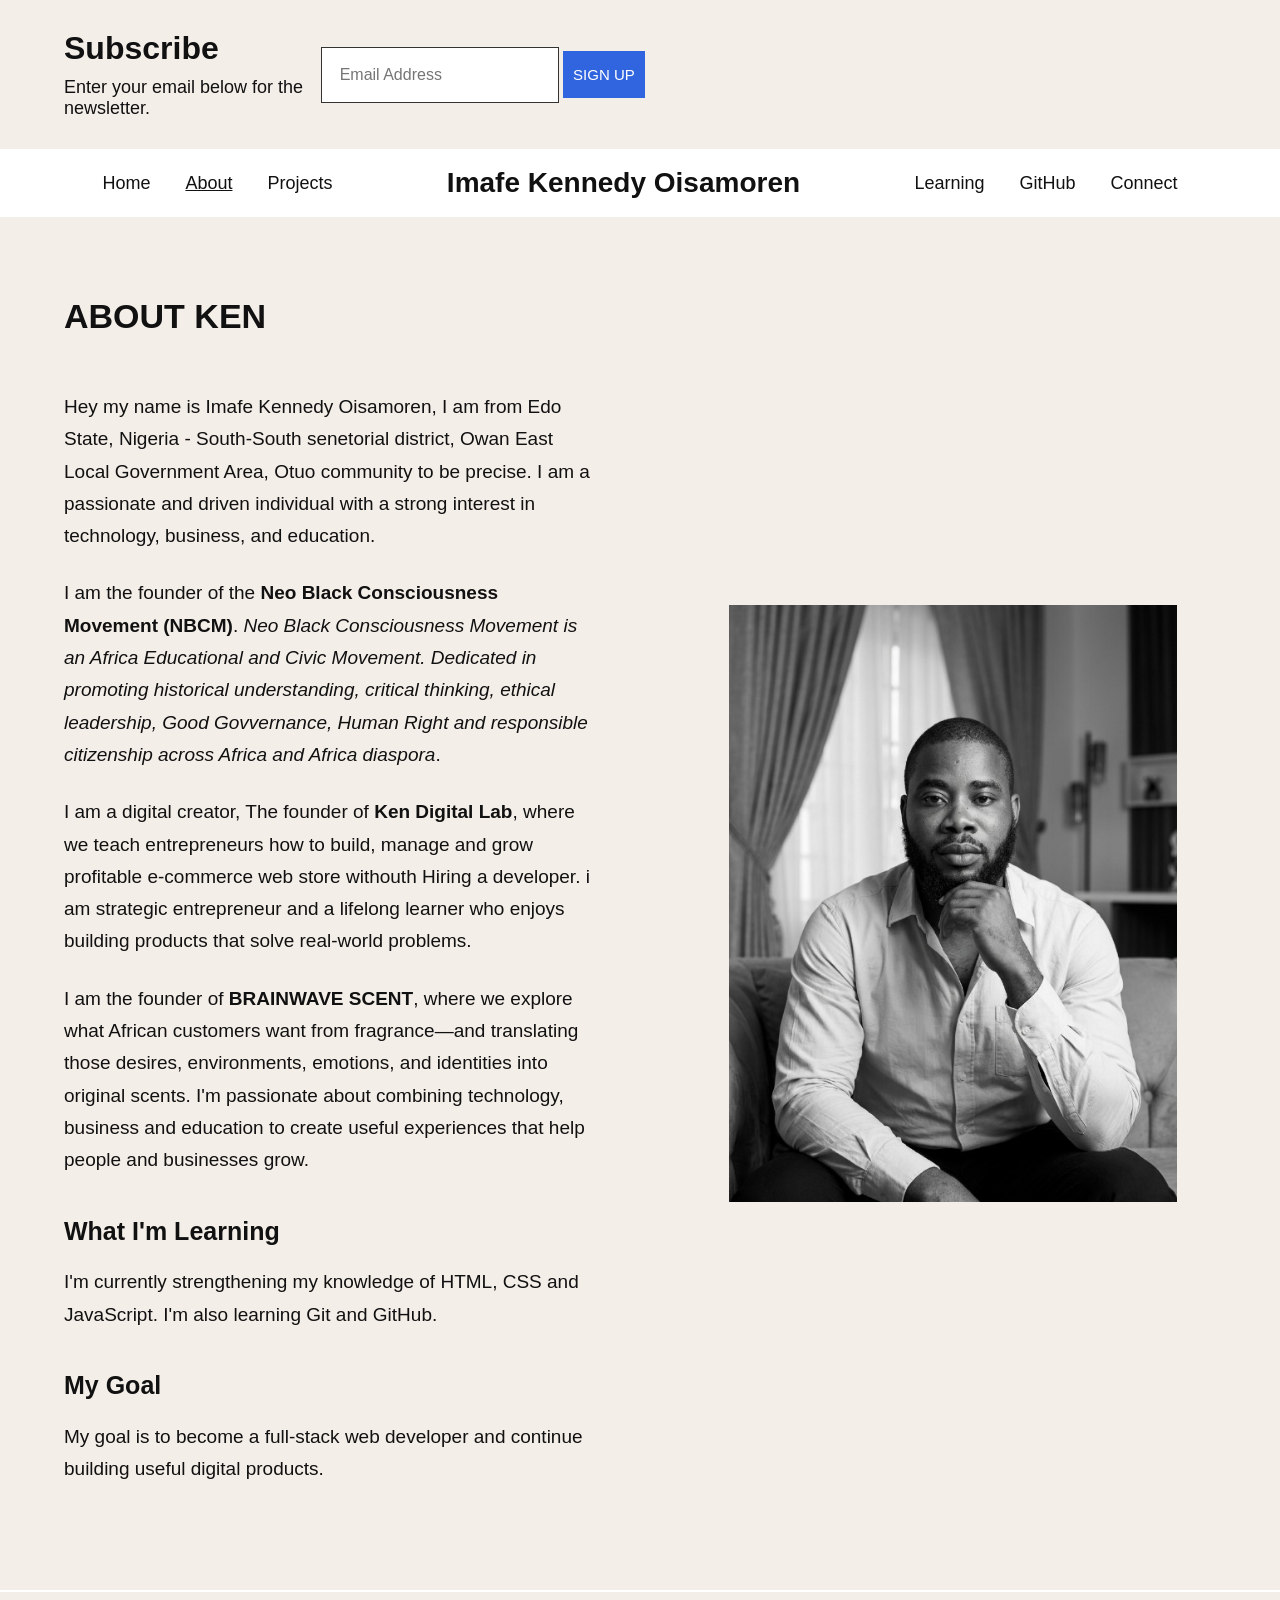
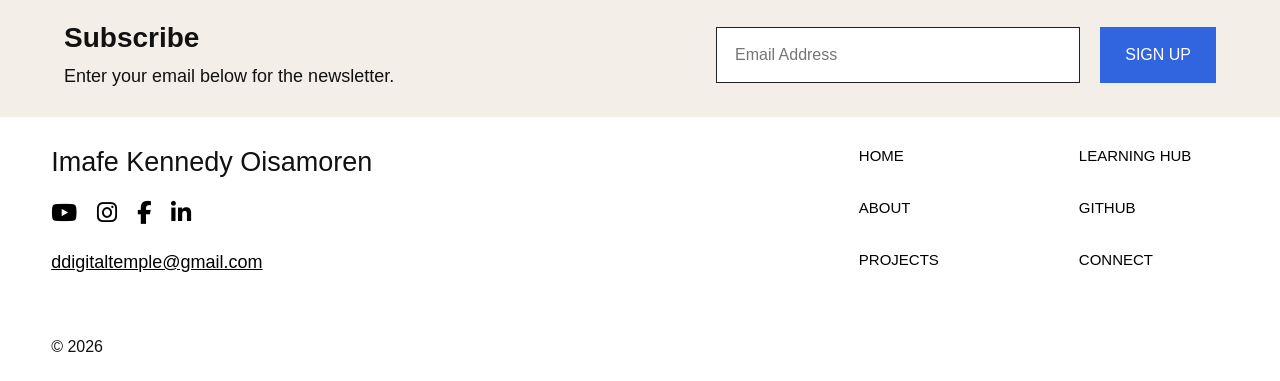
<file: Projects/about-me/index.html>
<!doctype html>
<html lang="en">
  <head>
    <meta charset="UTF-8" />
    <meta name="viewport" content="width=device-width, initial-scale=1.0" />
    <title>About Imafe Kennedy</title>
    <link rel="stylesheet" href="style.css" />

    <link
      rel="stylesheet"
      href="https://cdnjs.cloudflare.com/ajax/libs/font-awesome/6.5.2/css/all.min.css"
    />
  </head>

  <body>
    <!-- Newsletter Section -->
    <section class="subscribe-section">
      <div class="subscribe-text">
        <h2>Subscribe</h2>

        <p>Enter your email below for the newsletter.</p>
      </div>

      <form class="subscribe-form">
        <input type="email" placeholder="Email Address" />

        <button type="submit">SIGN UP</button>
      </form>
    </section>

    <!-- Navigation -->
    <nav class="navbar">
      <div class="nav-left">
        <a href="#">Home</a>
        <a href="#" class="active">About</a>
        <a href="#">Projects</a>
      </div>

      <div class="brand">Imafe Kennedy Oisamoren</div>

      <!-- Hamburger Menu -->
      <button class="menu-toggle" aria-label="Open navigation menu">
        <span></span>
        <span></span>
        <span></span>
      </button>

      <div class="nav-right">
        <a href="#">Learning</a>
        <a href="https://github.com/digitaltemple07"> GitHub </a>
        <a href="#">Connect</a>
      </div>
    </nav>

    <!-- Main About Section -->
    <main class="about-section">
      <div class="about-content">
        <!-- Left Side -->
        <div class="about-text">
          <h1>ABOUT KEN</h1>

          <p>
            Hey my name is Imafe Kennedy Oisamoren, I am from Edo State, Nigeria
            - South-South senetorial district, Owan East Local Government Area,
            Otuo community to be precise. I am a passionate and driven
            individual with a strong interest in technology, business, and
            education.
          </p>

          <p>
            I am the founder of the
            <strong>Neo Black Consciousness Movement (NBCM)</strong>.
            <em
              >Neo Black Consciousness Movement is an Africa Educational and
              Civic Movement. Dedicated in promoting historical understanding,
              critical thinking, ethical leadership, Good Govvernance, Human
              Right and responsible citizenship across Africa and Africa
              diaspora</em
            >.
          </p>

          <p>
            I am a digital creator, The founder of
            <strong>Ken Digital Lab</strong>, where we teach entrepreneurs how
            to build, manage and grow profitable e-commerce web store withouth
            Hiring a developer. i am strategic entrepreneur and a lifelong
            learner who enjoys building products that solve real-world problems.
          </p>

          <p>
            I am the founder of <strong>BRAINWAVE SCENT</strong>, where we
            explore what African customers want from fragrance—and translating
            those desires, environments, emotions, and identities into original
            scents. I'm passionate about combining technology, business and
            education to create useful experiences that help people and
            businesses grow.
          </p>

          <h2>What I'm Learning</h2>

          <p>
            I'm currently strengthening my knowledge of HTML, CSS and
            JavaScript. I'm also learning Git and GitHub.
          </p>

          <h2>My Goal</h2>

          <p>
            My goal is to become a full-stack web developer and continue
            building useful digital products.
          </p>
        </div>

        <!-- Right Side -->
        <div class="about-image">
          <img src="../../../Assets/images/ken.png" alt="Portrait of Ken" />
        </div>
      </div>
    </main>

    <!-- SUBSCRIBE SECTION -->

    <section class="footer-subscribe">
      <div class="footer-subscribe-text">
        <h2>Subscribe</h2>
        <p>Enter your email below for the newsletter.</p>
      </div>

      <form class="footer-subscribe-form">
        <input type="email" placeholder="Email Address" />
        <button type="submit">SIGN UP</button>
      </form>
    </section>

    <!-- FOOTER -->

    <footer class="footer">
      <div class="footer-left">
        <h2>Imafe Kennedy Oisamoren</h2>

        <div class="social-links">
          <a href="#" aria-label="YouTube">
            <i class="fa-brands fa-youtube"></i>
          </a>

          <a href="#" aria-label="Instagram">
            <i class="fa-brands fa-instagram"></i>
          </a>

          <a href="#" aria-label="Facebook">
            <i class="fa-brands fa-facebook-f"></i>
          </a>

          <a href="#" aria-label="LinkedIn">
            <i class="fa-brands fa-linkedin-in"></i>
          </a>
        </div>
        <a class="footer-email" href="mailto:ddigitaltemple@gmail.com">
          ddigitaltemple@gmail.com
        </a>
      </div>

      <div class="footer-links">
        <div>
          <a href="#">HOME</a>
          <a href="#">ABOUT</a>
          <a href="#">PROJECTS</a>
        </div>

        <div>
          <a href="#">LEARNING HUB</a>
          <a href="#">GITHUB</a>
          <a href="#">CONNECT</a>
        </div>
      </div>

      <p class="copyright">© 2026</p>
    </footer>
  </body>
</html>
</file>
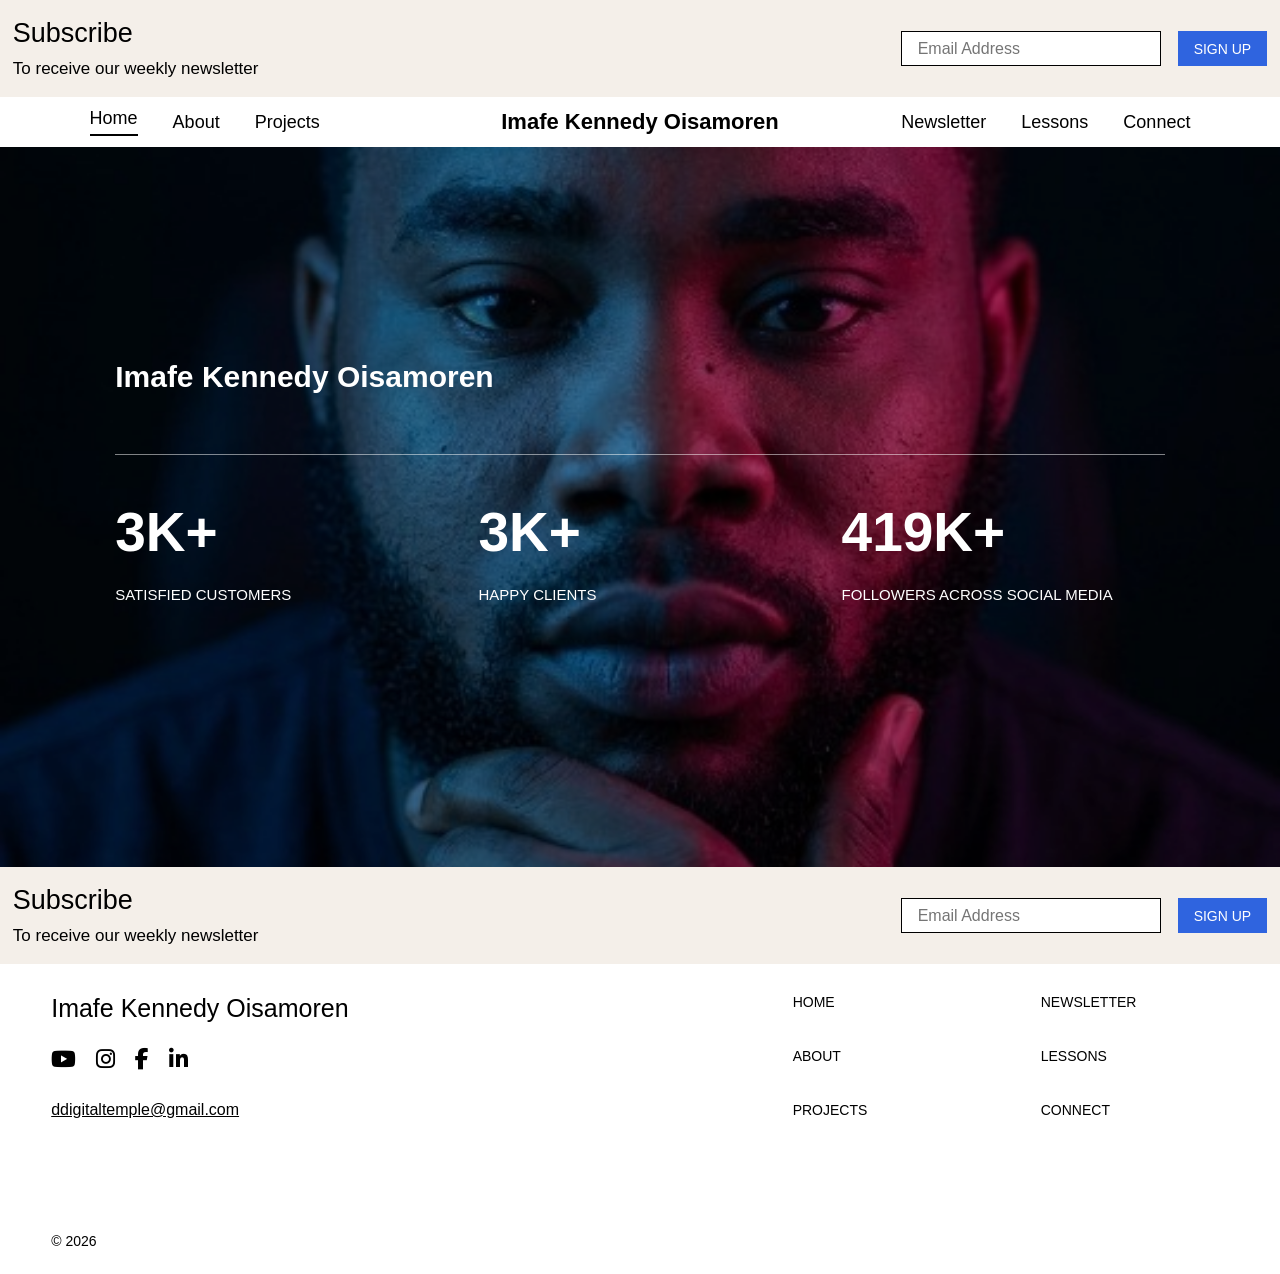
<file: Projects/home-page/index.html>
<!doctype html>
<html lang="en">
  <head>
    <meta charset="UTF-8" />
    <meta name="viewport" content="width=device-width, initial-scale=1.0" />

    <title>Imafe Kennedy Oisamoren</title>

    <link rel="stylesheet" href="style.css" />
    <link
      rel="stylesheet"
      href="https://cdnjs.cloudflare.com/ajax/libs/font-awesome/6.5.2/css/all.min.css"
    />
  </head>

  <body>
    <!-- SUBSCRIBE SECTION -->

    <section class="subscribe">
      <div class="subscribe-text">
        <h2>Subscribe</h2>
        <p>To receive our weekly newsletter</p>
      </div>

      <form class="subscribe-form">
        <input type="email" placeholder="Email Address" required />

        <button type="submit">SIGN UP</button>
      </form>
    </section>

    <!-- NAVIGATION -->
    <header>
      <nav class="navbar">
        <div class="nav-left">
          <a href="#" class="active">Home</a>
          <a href="#">About</a>
          <a href="#">Projects</a>
        </div>

        <div class="logo">Imafe Kennedy Oisamoren</div>

        <div class="nav-right">
          <a href="#">Newsletter</a>
          <a href="#">Lessons</a>
          <a href="#">Connect</a>
        </div>

        <button class="menu-toggle" aria-label="Open navigation menu">
          <i class="fa-solid fa-bars"></i>
        </button>
      </nav>
    </header>

    <!-- HERO -->
    <main>
      <section class="hero">
        <div class="hero-content">
          <h1>Imafe Kennedy Oisamoren</h1>

          <div class="statistics">
            <div class="stat">
              <h2 class="counter" data-target="8000">0</h2>
              <p>SATISFIED CUSTOMERS</p>
            </div>

            <div class="stat">
              <h2 class="counter" data-target="6000">0</h2>
              <p>HAPPY CLIENTS</p>
            </div>

            <div class="stat">
              <h2 class="counter" data-target="1000000">0</h2>
              <p>FOLLOWERS ACROSS SOCIAL MEDIA</p>
            </div>
          </div>
        </div>
      </section>
    </main>

    <!-- SUBSCRIBE SECTION -->

    <section class="subscribe">
      <div class="subscribe-text">
        <h2>Subscribe</h2>
        <p>To receive our weekly newsletter</p>
      </div>

      <form class="subscribe-form">
        <input type="email" placeholder="Email Address" required />

        <button type="submit">SIGN UP</button>
      </form>
    </section>

    <!-- FOOTER -->
    <footer class="footer">
      <div class="footer-left">
        <h2>Imafe Kennedy Oisamoren</h2>

        <div class="social-icons">
          <a href="#"><i class="fa-brands fa-youtube"></i></a>
          <a href="#"><i class="fa-brands fa-instagram"></i></a>
          <a href="#"><i class="fa-brands fa-facebook-f"></i></a>
          <a href="#"><i class="fa-brands fa-linkedin-in"></i></a>
        </div>

        <a class="footer-email" href="mailto:ddigitaltemple@gmail.com">
          ddigitaltemple@gmail.com
        </a>

        <p class="copyright">© 2026</p>
      </div>

      <!-- RIGHT SIDE -->

      <div class="footer-links">
        <div class="footer-column">
          <a href="#">HOME</a>
          <a href="#">ABOUT</a>
          <a href="#">PROJECTS</a>
        </div>

        <div class="footer-column">
          <a href="#">NEWSLETTER</a>
          <a href="#">LESSONS</a>
          <a href="#">CONNECT</a>
        </div>
      </div>
    </footer>

    <script src="script.js"></script>
  </body>
</html>
</file>
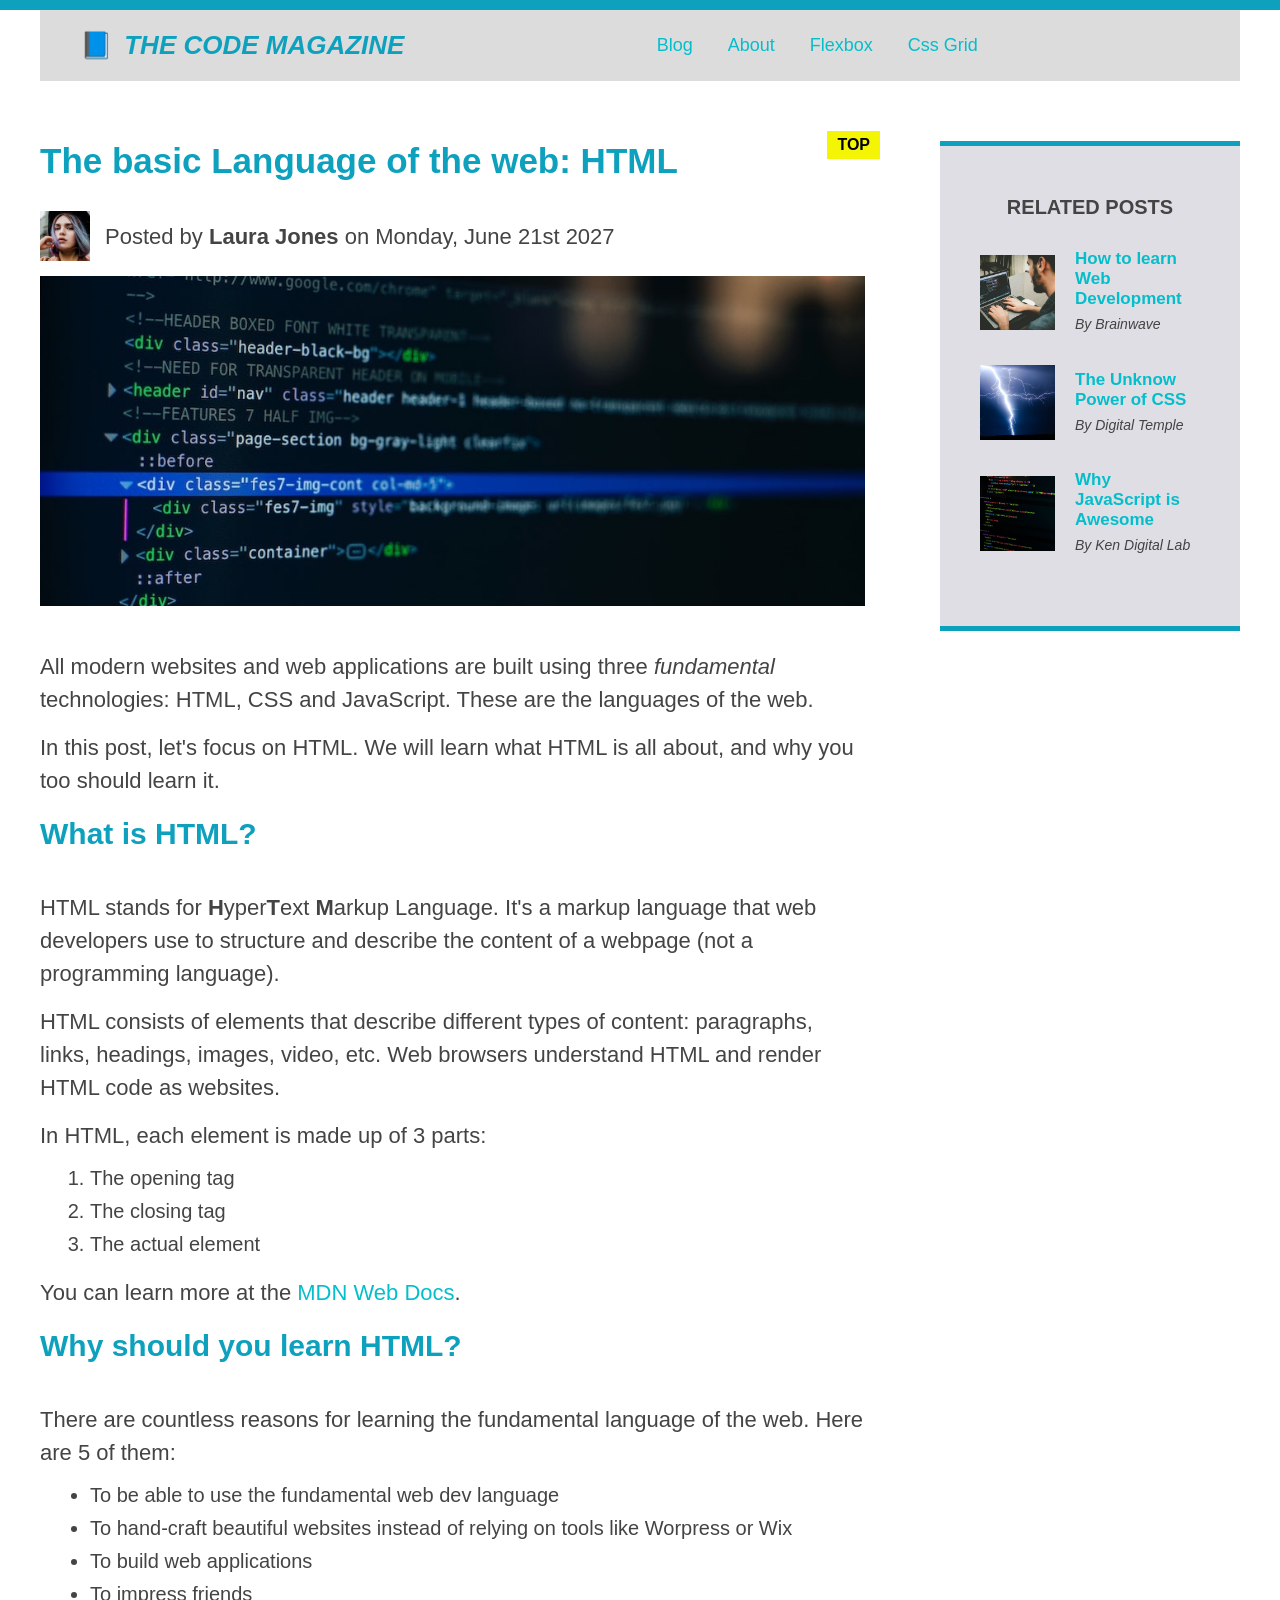
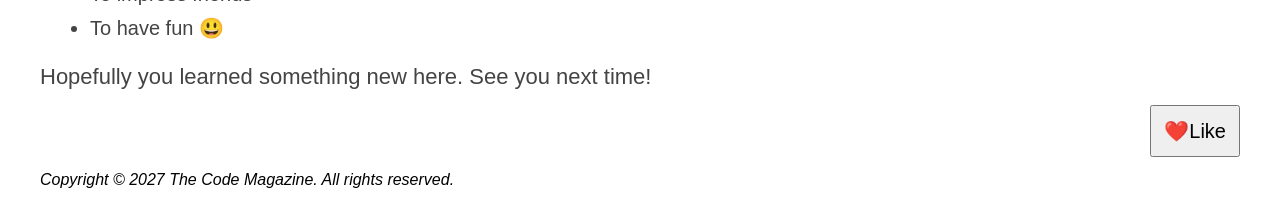
<file: Projects/HTML-CSS-Js-solid/HTML-CSS-Fundamentals/index.html>
<!doctype html>
<html lang="en">
  <head>
    <meta charset="UTF-8" />
    <title>The Basic Language of the Web: HTML</title>

    <link rel="preconnect" href="https://fonts.googleapis.com" />
    <link rel="preconnect" href="https://fonts.gstatic.com" crossorigin />
    <link
      href="https://fonts.googleapis.com/css2?family=Inter:ital,opsz,wght@400;500;700;900&display=swap"
      rel="stylesheet"
    />

    <link href="css/style.css" rel="stylesheet" />
  </head>
  <body>
    <div class="container">
      <header class="main-header">
        <h1>📘 The Code Magazine</h1>
        <nav>
          <a href="blog.html">Blog</a>
          <a href="#">About</a>
          <a href="flexbox.html">Flexbox</a>
          <a href="css-grid.html">Css Grid</a>
        </nav>

        <div class="clear"></div>
      </header>

      <!-- ONLY NECESSARY FOR FLEXBOX LAYOUT -->
      <!-- <div class="row"> -->
      <article>
        <header class="post-header">
          <h2>The basic Language of the web: HTML</h2>

          <div class="author-box">
            <img
              src="img/laura-jones.jpg"
              alt="Headshot of Laura Jones"
              width="50"
              height="50"
              class="author-img"
            />

            <p id="author" class="author">
              Posted by <strong>Laura Jones</strong> on Monday, June 21st 2027
            </p>
          </div>

          <img
            src="img/post-img.jpg"
            alt="HTML code on a screen"
            width="500"
            height="200"
            class="post-image"
          />
        </header>

        <p>
          All modern websites and web applications are built using three
          <em>fundamental</em> technologies: HTML, CSS and JavaScript. These are
          the languages of the web.
        </p>

        <p>
          In this post, let's focus on HTML. We will learn what HTML is all
          about, and why you too should learn it.
        </p>

        <h3>What is HTML?</h3>

        <p>
          HTML stands for <strong>H</strong>yper<strong>T</strong>ext
          <strong>M</strong>arkup Language. It's a markup language that web
          developers use to structure and describe the content of a webpage (not
          a programming language).
        </p>

        <p>
          HTML consists of elements that describe different types of content:
          paragraphs, links, headings, images, video, etc. Web browsers
          understand HTML and render HTML code as websites.
        </p>

        <p>In HTML, each element is made up of 3 parts:</p>

        <ol>
          <li>The opening tag</li>
          <li>The closing tag</li>
          <li>The actual element</li>
        </ol>

        <p>
          You can learn more at the
          <a
            href="https://developer.mozilla.org/en-US/docs/Web/HTML"
            target="_blank"
            >MDN Web Docs</a
          >.
        </p>

        <h3>Why should you learn HTML?</h3>

        <p>
          There are countless reasons for learning the fundamental language of
          the web. Here are 5 of them:
        </p>

        <ul>
          <li>To be able to use the fundamental web dev language</li>
          <li>
            To hand-craft beautiful websites instead of relying on tools like
            Worpress or Wix
          </li>
          <li>To build web applications</li>
          <li>To impress friends</li>
          <li>To have fun 😃</li>
        </ul>

        <p>Hopefully you learned something new here. See you next time!</p>
      </article>

      <aside>
        <h4>Related posts</h4>

        <ul class="related">
          <li class="related-post">
            <img
              src="img/related-1.jpg"
              alt="Ä man programming"
              width="75"
              height="75"
            />

            <div>
              <a href="#" class="related-link">How to learn Web Development</a>
              <p class="related-author">By Brainwave</p>
            </div>
          </li>

          <li class="related-post">
            <img
              src="img/related-2.jpg"
              alt="A thunder storm"
              width="75"
              height="75"
            />

            <div>
              <a href="#" class="related-link"> The Unknow Power of CSS</a>
              <p class="related-author">By Digital Temple</p>
            </div>
          </li>

          <li class="related-post">
            <img
              src="img/related-3.jpg"
              alt="A  code on the screen"
              width="75"
              height="75"
            />

            <div>
              <a href="#" class="related-link"> Why JavaScript is Awesome</a>
              <p class="related-author">By Ken Digital Lab</p>
            </div>
          </li>
        </ul>
        <button>❤️Like</button>
      </aside>
      <!-- </div> -->

      <footer>
        <p id="copyright">
          Copyright &copy; 2027 The Code Magazine. All rights reserved.
        </p>
      </footer>
    </div>
  </body>
</html>
</file>
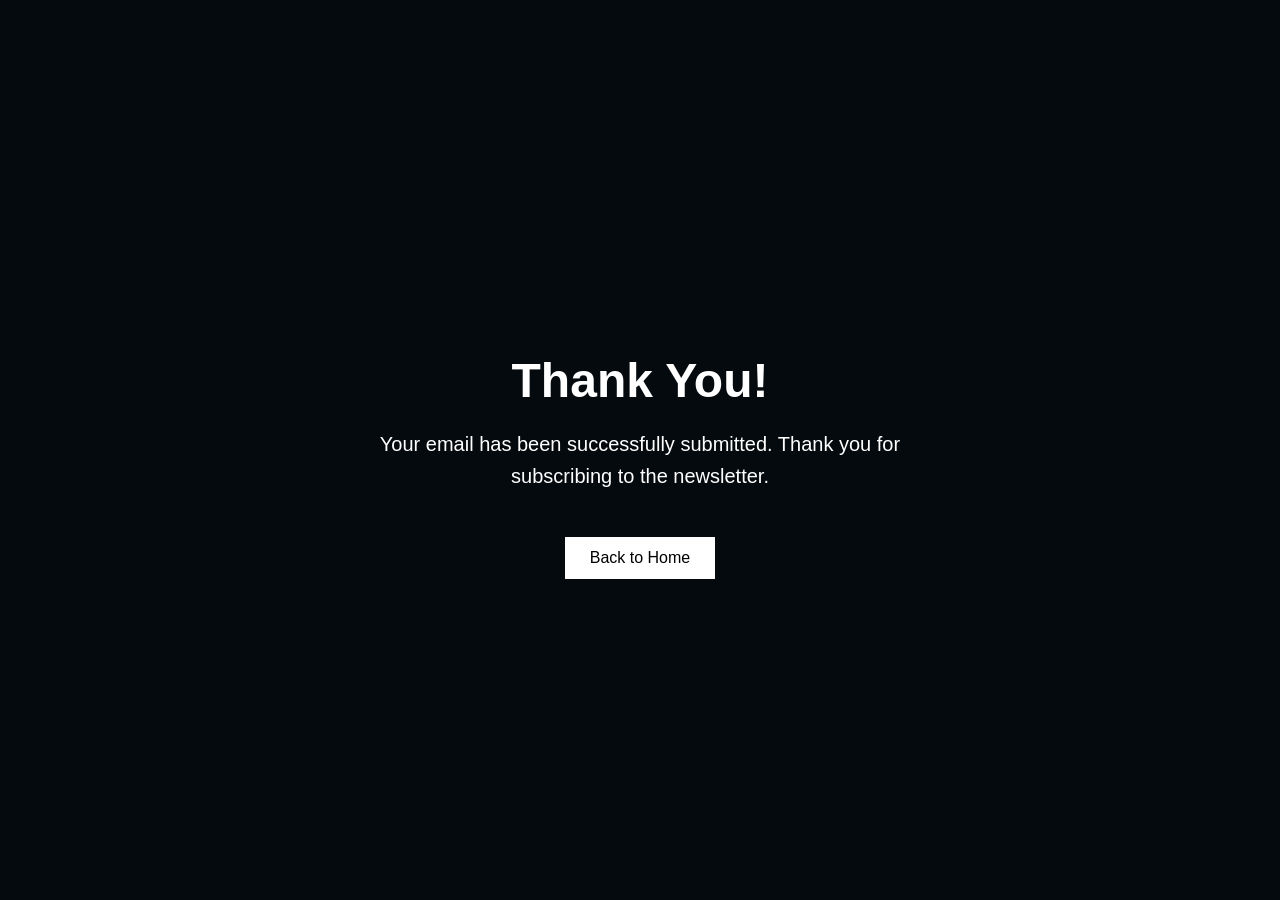
<file: Projects/My-Portfolio/thank-you.html>
<!doctype html>
<html lang="en">
  <head>
    <meta charset="UTF-8" />
    <meta name="viewport" content="width=device-width, initial-scale=1.0" />

    <title>Thank You</title>

    <style>
      body {
        margin: 0;
        min-height: 100vh;
        display: flex;
        justify-content: center;
        align-items: center;
        text-align: center;
        font-family: Arial, sans-serif;
        background: #050a0f;
        color: white;
      }

      .thank-you {
        max-width: 600px;
        padding: 40px;
      }

      h1 {
        font-size: 48px;
        margin-bottom: 20px;
      }

      p {
        font-size: 20px;
        line-height: 1.6;
      }

      a {
        display: inline-block;
        margin-top: 25px;
        padding: 12px 25px;
        background: white;
        color: black;
        text-decoration: none;
      }
    </style>
  </head>

  <body>
    <div class="thank-you">
      <h1>Thank You!</h1>

      <p>
        Your email has been successfully submitted. Thank you for subscribing to
        the newsletter.
      </p>

      <a href="index.html">Back to Home</a>
    </div>
  </body>
</html>
</file>
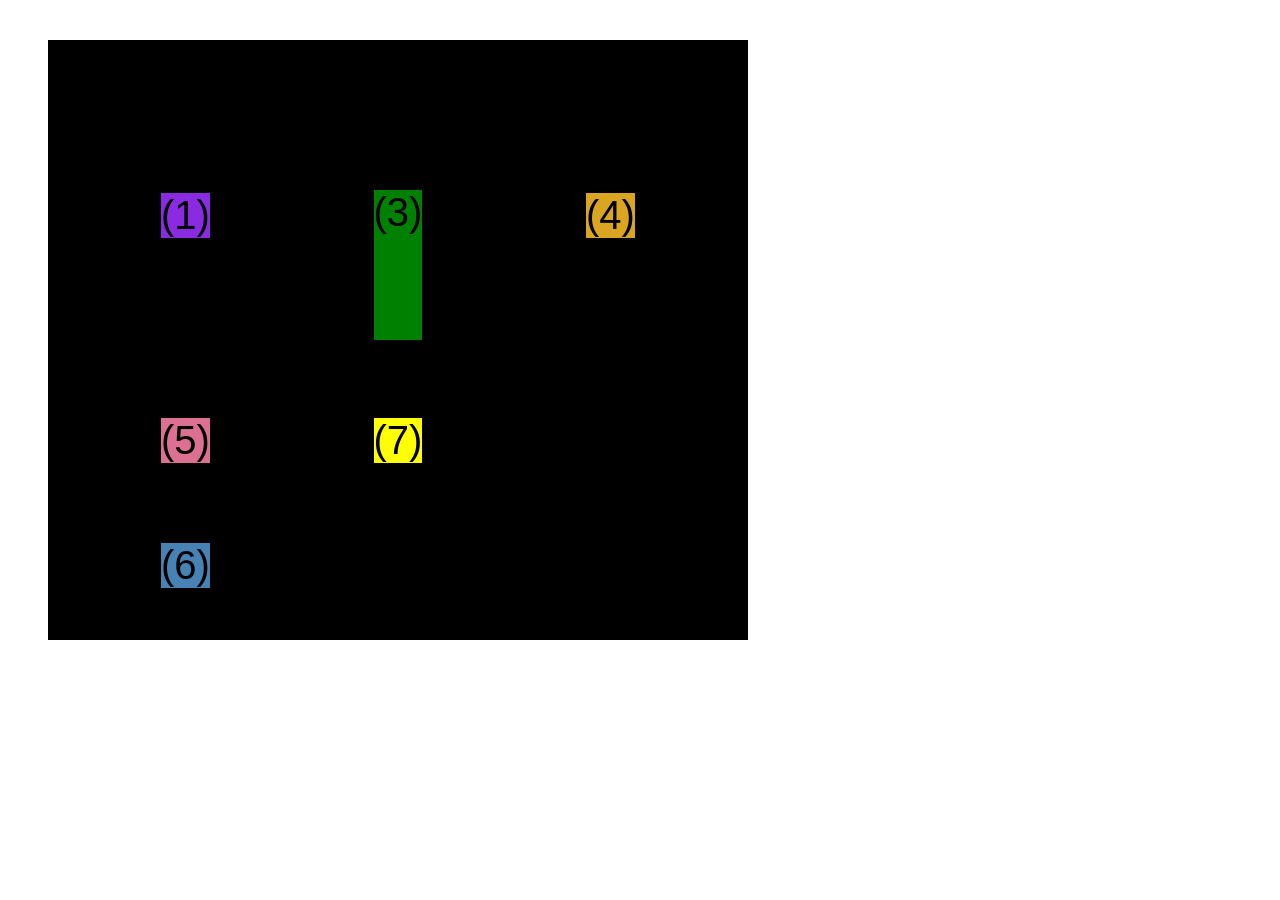
<file: Projects/HTML-CSS-Js-solid/HTML-CSS-Fundamentals/css-grid.html>
<!doctype html>
<html lang="en">
  <head>
    <meta charset="UTF-8" />
    <meta http-equiv="X-UA-Compatible" content="IE=edge" />
    <meta name="viewport" content="width=device-width, initial-scale=1.0" />
    <title>CSS Grid</title>
    <style>
      .el--1 {
        background-color: blueviolet;
      }
      .el--2 {
        background-color: orangered;
      }
      .el--3 {
        background-color: green;
        height: 150px;
      }
      .el--4 {
        background-color: goldenrod;
      }
      .el--5 {
        background-color: palevioletred;
      }
      .el--6 {
        background-color: steelblue;
      }
      .el--7 {
        background-color: yellow;
      }
      .el--8 {
        background-color: crimson;
      }

      .container--1 {
        /* STARTER */
        font-family: sans-serif;
        background-color: #ddd;
        font-size: 30px;
        margin: 40px;

        /* CSS GRID */
        /* grid-template-columns: 200px 200px 100px 100px; */
        /* grid-template-columns: 1fr 1fr 1fr auto; */

        /* grid-template-rows: 300px 200px; */

        /* height: 500px; */

        display: grid;
        grid-template-columns: repeat(4, 1fr);
        grid-template-rows: 1fr 1fr;

        /* gap: 30px; */
        column-gap: 30px;
        row-gap: 60px;

        /* TEMP */
        display: none;
      }

      .el--8 {
        grid-column: 2 / 3;
        grid-row: 1 / 2;
      }

      .el--2 {
        /* grid-column: 1 / 4 */
        /* grid-column: 1 / span 3; */
        grid-column: 1 / -2;
        grid-row: 2;
      }

      .el--6 {
        grid-row: 3 / 5;
      }

      /* .el--2 {
        grid-column: 3 / 1;
        grid-row: 2 / 3;
      } */

      .container--2 {
        /* STARTER */
        font-family: sans-serif;
        background-color: black;
        font-size: 40px;
        margin: 40px;

        width: 700px;
        height: 600px;

        /* CSS GRID */
        display: grid;
        grid-template-columns: 125px 200px 125px;
        grid-template-rows: 250px 100px;
        gap: 50px;

        /* Aligning tracks inside container: distribute empty space */
        /* justify-content: space-between; */

        justify-content: center;
        align-content: center;

        /* Alligning items INSIFDE Cells: moving items around inside cells */

        align-items: center;
        justify-items: center;

        .el--3 {
          justify-self: center;
          align-self: end;
        }
      }
    </style>
  </head>
  <body>
    <div class="container--1">
      <div class="el el--1">(1) HTML</div>
      <div class="el el--2">(2) and</div>
      <div class="el el--3">(3) CSS</div>
      <div class="el el--4">(4) are</div>
      <div class="el el--5">(5) amazing</div>
      <div class="el el--6">(6) languages</div>
      <!-- <div class="el el--7">(7) to</div> -->
      <div class="el el--8">(8) learn</div>
    </div>

    <div class="container--2">
      <div class="el el--1">(1)</div>
      <div class="el el--3">(3)</div>
      <div class="el el--4">(4)</div>
      <div class="el el--5">(5)</div>
      <div class="el el--6">(6)</div>
      <div class="el el--7">(7)</div>
    </div>
  </body>
</html>
</file>
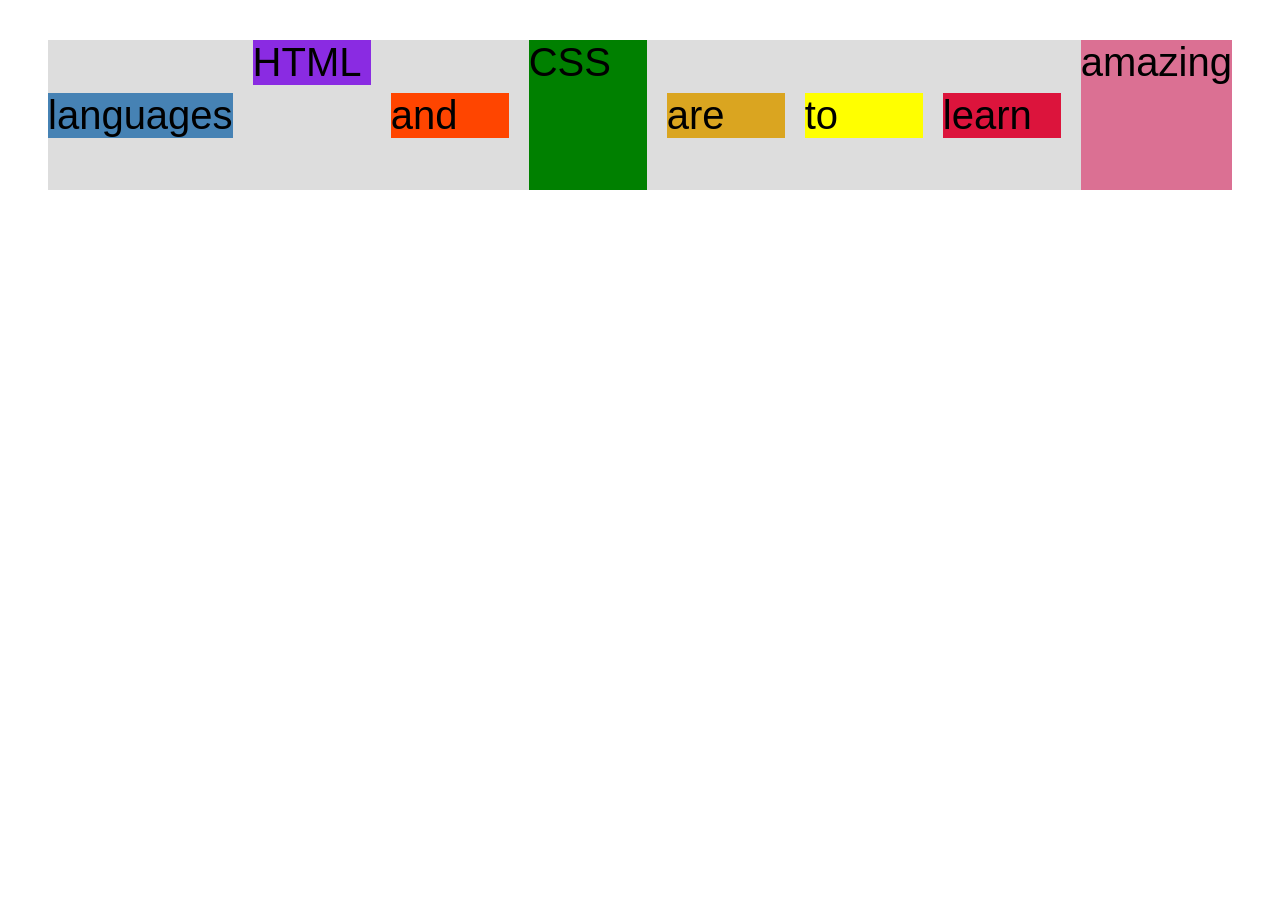
<file: Projects/HTML-CSS-Js-solid/HTML-CSS-Fundamentals/flexbox.html>
<!doctype html>
<html lang="en">
  <head>
    <meta charset="UTF-8" />
    <meta http-equiv="X-UA-Compatible" content="IE=edge" />
    <meta name="viewport" content="width=device-width, initial-scale=1.0" />
    <title>Flexbox</title>
    <style>
      .el--1 {
        background-color: blueviolet;
      }
      .el--2 {
        background-color: orangered;
      }
      .el--3 {
        background-color: green;
        height: 150px;
      }
      .el--4 {
        background-color: goldenrod;
      }
      .el--5 {
        background-color: palevioletred;
      }
      .el--6 {
        background-color: steelblue;
      }
      .el--7 {
        background-color: yellow;
      }
      .el--8 {
        background-color: crimson;
      }

      .container {
        /* STARTER */
        font-family: sans-serif;
        background-color: #ddd;
        font-size: 40px;
        margin: 40px;

        /* FLEXBOX */
        display: flex;
        align-items: center;
        justify-content: flex-start;
        /* justify-content: space-between; */
        gap: 20px;
      }

      .el {
        /* BY DEFAULTS:

        flex-grow: 0;
        flex-shrink: 1;
        flex-basis: auto; */

        /* margin-right: 30px; */

        /* flex-basis: 200px; */ */

        /* flex-grow: 1; (we don't usually do it like this, instead we set flex to 1.) */

        /* flex: 0 0 200px; */

        flex-shrink: 0;
        flex: 1;


      }

      .el--1 {
        /* order: 2; */
        /* flex-grow: 1; */

        align-self: flex-start;
      }

      .el--5 {
        align-self: stretch;
        order: 1;
      }

      .el--6 {
        order: -1;
      }
    </style>
  </head>
  <body>
    <div class="container">
      <div class="el el--1">HTML</div>
      <div class="el el--2">and</div>
      <div class="el el--3">CSS</div>
      <div class="el el--4">are</div>
      <div class="el el--5">amazing</div>
      <div class="el el--6">languages</div>
      <div class="el el--7">to</div>
      <div class="el el--8">learn</div>
    </div>
  </body>
</html>
</file>
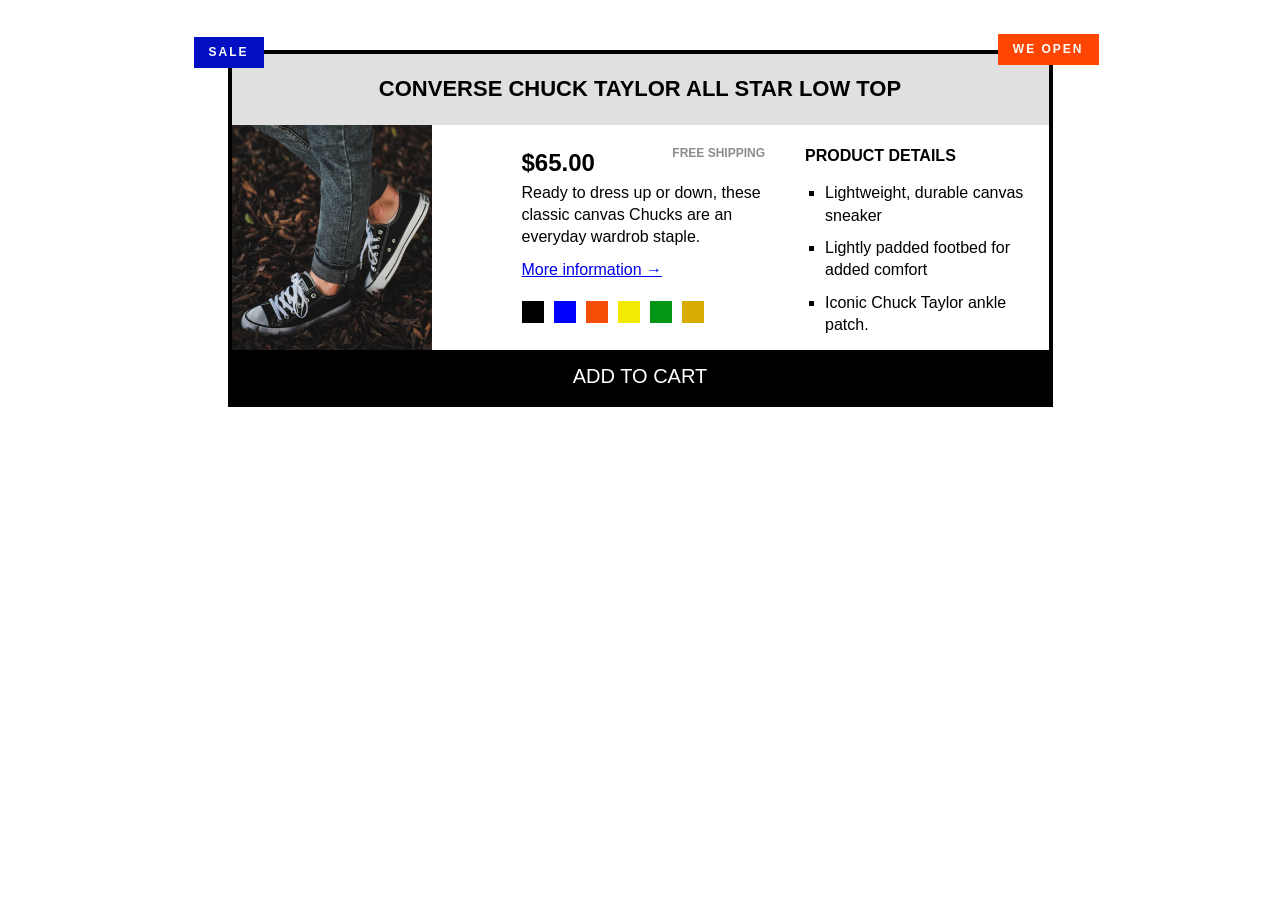
<file: Projects/HTML-CSS-Js-solid/HTML-CSS-Fundamentals/store.html>
<!doctype html>
<html lang="en">
  <head>
    <link href="css/store.css" rel="stylesheet" />
    <title>E-Commers Challenges</title>
  </head>

  <body>
    <article class="product">
      <h2 class="product-title">Converse Chuck Taylor All Star Low Top</h2>

      <!-- <div class="container"> -->
      <img
        src="img/challenges-01.jpg"
        alt="A leg wearing all star shoe"
        width="200"
        height="225"
        class="product-img"
      />

      <p class="we-open">We Open</p>

      <div class="product-info">
        <div class="product-price">
          <p class="price"><strong>$65.00</strong></p>

          <p class="shipping">Free shipping</p>
        </div>

        <p class="sale">Sale</p>

        <p class="product-description">
          Ready to dress up or down, these classic canvas Chucks are an everyday
          wardrob staple.
        </p>

        <p class="more-information">
          <a href="#"> More information &rarr;</a>
        </p>

        <div class="product-colors">
          <div class="color"></div>
          <div class="color color-blue"></div>
          <div class="color color-red"></div>
          <div class="color color-yellow"></div>
          <div class="color color-green"></div>
          <div class="color color-brown"></div>
        </div>
      </div>

      <div class="product-details">
        <h3 class="details-title">Product details</h3>

        <ul class="detail-list">
          <li>Lightweight, durable canvas sneaker</li>
          <li>Lightly padded footbed for added comfort</li>
          <li>Iconic Chuck Taylor ankle patch.</li>
        </ul>
      </div>
      <!-- </div> -->

      <button class="cart">Add to cart</button>
    </article>
  </body>
</html>
</file>
<file: Projects/about-me/style.css>
* {
  box-sizing: border-box;
}

body {
  margin: 0;

  font-family: Arial, Helvetica, sans-serif;

  color: #111;

  background-color: #f4eee8;
}

/* ========================
   SUBSCRIBE
======================== */

.subscribe-section {
  display: flex;

  justify-content: space-between;

  align-items: center;

  padding: 30px 5%;
}

.subscribe-text h2 {
  margin: 0 0 10px;

  font-size: 32px;
}

.subscribe-text p {
  margin: 0;

  font-size: 18px;

  max-width: 420px;
}

.subscribe-form {
  gap: 12px;

  width: 100%;

  max-width: none;

  flex-direction: row;
}

.subscribe-form input {
  flex: 1;

  min-width: 0;

  width: auto;

  padding: 18px;

  border: 1px solid #333;

  font-size: 16px;
}

.subscribe-form button {
  padding: 15px 10px;

  border: none;

  background-color: #3165df;

  color: white;

  font-size: 15px;

  cursor: pointer;

  flex-shrink: 0;

  flex: 0 0 105px;
}

/* ========================
   NAVIGATION
======================== */

.navbar {
  display: flex;

  justify-content: space-between;

  align-items: center;

  padding: 18px 8%;

  background-color: white;
}

.nav-left,
.nav-right {
  display: flex;

  gap: 35px;
}

.navbar a {
  color: #111;

  text-decoration: none;

  font-size: 18px;
}

.navbar a:hover {
  text-decoration: underline;
}

.navbar .active {
  text-decoration: underline;
}

.brand {
  font-size: 28px;

  font-weight: bold;
}

/* Hamburger */

.menu-toggle {
  display: none;

  background: none;

  border: none;

  padding: 0;

  cursor: pointer;
}

.menu-toggle span {
  display: block;

  width: 42px;

  height: 3px;

  background-color: #111;

  margin: 7px 0;
}

/* ========================
   ABOUT
======================== */

.about-section {
  padding: 80px 5%;
}

.about-content {
  max-width: 1500px;

  margin: auto;

  display: flex;

  justify-content: space-between;

  align-items: center;

  gap: 100px;
}

.about-text {
  flex: 1;
}

.about-text h1 {
  margin-top: 0;

  margin-bottom: 55px;

  font-size: 34px;
}

.about-text h2 {
  margin-top: 40px;

  font-size: 25px;
}

.about-text p {
  margin-bottom: 25px;

  font-size: 19px;

  line-height: 1.7;
}

.about-image {
  flex: 1;

  display: flex;
  justify-content: center;
  align-items: center;
}

.about-image img {
  display: block;

  width: 85%;

  max-width: 520px;

  height: auto;

  object-fit: cover;

  /* margin: 0 auto; */
}

/* ========================
   FOOTER SUBSCRIBE
======================== */

.footer-subscribe {
  display: flex;
  justify-content: space-between;
  align-items: center;

  padding: 30px 5%;

  background-color: #f4eee8;

  border-top: 2px solid white;
}

.footer-subscribe-text h2 {
  margin: 0 0 12px;
  font-size: 28px;
}

.footer-subscribe-text p {
  margin: 0;
  font-size: 18px;
}

.footer-subscribe-form {
  display: flex;
  gap: 20px;

  width: 500px;
}

.footer-subscribe-form input {
  flex: 1;
  min-width: 0;

  padding: 18px;

  font-size: 16px;

  border: 1px solid #222;
}

.footer-subscribe-form button {
  padding: 18px 25px;

  border: none;

  background-color: #3165df;
  color: white;

  font-size: 16px;

  cursor: pointer;
}

/* ========================
   FOOTER
======================== */

.footer {
  display: grid;

  grid-template-columns: 1fr auto;

  grid-template-rows: auto auto;

  column-gap: 100px;

  padding: 30px 4% 25px;

  background-color: white;
}

/* LEFT SIDE */

.footer-left {
  grid-column: 1;
  grid-row: 1;
}

.footer-left h2 {
  margin: 0 0 22px;

  font-size: 27px;

  font-weight: 500;
}

.social-links {
  display: flex;

  align-items: center;

  gap: 20px;

  margin-bottom: 25px;
}

.social-links a {
  color: black;

  font-size: 23px;

  text-decoration: none;
}

.footer-email {
  display: inline-block;

  /* margin-bottom: 65px; */

  color: black;

  font-size: 18px;
}

/* RIGHT MENU */

.footer-links {
  grid-column: 2;
  grid-row: 1;

  justify-self: end;

  display: grid;

  grid-template-columns: 150px 150px;

  column-gap: 70px;
}

.footer-links div {
  display: flex;

  flex-direction: column;

  gap: 35px;
}

.footer-links a {
  color: black;

  text-decoration: none;

  font-size: 16px;
}

/* .footer-links a:hover {
  text-decoration: underline;
} */

/* COPYRIGHT */

/* .copyright {
  margin: 0;

  font-size: 16px;
} */

.copyright {
  grid-column: 1 / -1;

  grid-row: 2;

  margin: 65px 0 0;

  font-size: 16px;
}

/* Footer Navigation */

/* .footer-links {
  display: flex;

  gap: 100px;
} */

.footer-links {
  grid-column: 2;
  grid-row: 1;

  justify-self: end;

  display: grid;

  grid-template-columns: 150px 150px;

  column-gap: 70px;
}

.footer-links div {
  display: flex;
  flex-direction: column;

  gap: 35px;
}

.footer-links a {
  color: black;

  text-decoration: none;

  font-size: 15px;
}

.footer-links a:hover {
  text-decoration: underline;
}

/* ========================
   MOBILE DESIGN
======================== */

@media (max-width: 800px) {
  /* MY SUBSCRIBE MOBILE CSS*/
  /* MY NAVIGATION MOBILE SCC */
  /* MY ABOUT MOBILE CSS */

  /* ========================
   MOBILE FOOTER
======================== */

  .subscribe-section {
    flex-direction: column;
    align-items: flex-start;
    gap: 35px;
    padding: 35px 6%;
  }

  .subscribe-text h2 {
    font-size: 28px;
  }

  .subscribe-text p {
    font-size: 18px;
    line-height: 1.5;
    max-width: 330px;
  }

  .subscribe-form {
    width: 100%;
    max-width: none;
    display: flex;
    flex-direction: row;
    gap: 12px;
  }

  .subscribe-form input {
    flex: 1;
    min-width: 0;
    width: auto;
    padding: 15px;
    font-size: 16px;
  }

  .subscribe-form button {
    flex: 0 0 105px;
    padding: 15px 10px;
    font-size: 15px;
  }

  /* NAVIGATION */

  .navbar {
    flex-direction: row;
    justify-content: space-between;
    align-items: center;
    padding: 28px 6%;
  }

  .nav-left,
  .nav-right {
    display: none;
  }

  .brand {
    font-size: 22px;
    font-weight: 600;
  }

  .menu-toggle {
    display: block;
  }

  /* ABOUT SECTION */

  .about-content {
    flex-direction: column;
    align-items: stretch;
    gap: 40px;
  }

  .about-text {
    width: 100%;
    flex: none;
  }

  .about-image {
    width: 100%;
    display: flex;
    justify-content: center;
  }

  .about-image img {
    width: 85%;
    max-width: 500%;
    height: auto;
    margin: 0 auto;
    display: block;
  }

  /* ========================
   MOBILE FOOTER
======================== */
  .footer {
    display: block;

    padding: 45px 6% 30px;

    /* background-color: white; */
  }

  .footer-left h2 {
    margin: 0 0 30px;

    font-size: 26px;
    font-weight: 500;
  }

  .social-links {
    display: flex;

    gap: 20px;

    margin-bottom: 35px;
  }

  .social-links a {
    font-size: 23px;
  }

  .footer-email {
    display: inline-block;

    margin-bottom: 55px;

    font-size: 17px;
  }

  /* MOBILE FOOTER LINKS */

  .footer-links {
    display: grid;

    grid-template-columns: 1fr 1fr;

    column-gap: 55px;

    width: 100%;

    /* margin-bottom: 55px; */
  }

  .footer-links div {
    display: flex;

    flex-direction: column;

    gap: 32px;
  }

  .footer-links a {
    font-size: 16px;
  }

  /* COPYRIGHT */

  .copyright {
    margin-top: 55px;

    font-size: 16px;
  }
}
</file>
<file: Projects/home-page/style.css>
/* ========================================
   BASIC RESET
======================================== */

* {
  margin: 0;
  padding: 0;
  box-sizing: border-box;
}

body {
  font-family: Arial, Helvetica, sans-serif;
}

/* ========================================
   NAVIGATION
======================================== */

.navbar {
  width: 100%;
  height: 50px;

  display: grid;
  grid-template-columns: 1fr auto 1fr;

  align-items: center;

  padding: 0 7%;

  background-color: white;
}

/* LEFT NAVIGATION */

.nav-left {
  display: flex;
  align-items: center;
  gap: 35px;

  justify-self: start;
}

/* RIGHT NAVIGATION */

.nav-right {
  display: flex;
  align-items: center;
  gap: 35px;

  justify-self: end;
}

/* NAVIGATION LINKS */

.navbar a {
  color: black;
  text-decoration: none;
  font-size: 18px;
}

/* CENTER NAME */

.logo {
  font-size: 22px;
  font-weight: 700;
  white-space: nowrap;
}

/* ACTIVE PAGE */

.navbar a.active {
  border-bottom: 2px solid black;
  padding-bottom: 5px;
}

/* ========================================
   HERO SECTION
======================================== */

.hero {
  /* min-height: 600px; */

  width: 100%;

  aspect-ratio: 16 / 9;

  background-image: url("../../Assets/images/hero-picture.png");
  background-size: cover;
  background-position: center;
  background-repeat: no-repeat;

  position: relative;

  color: white;

  display: flex;
  align-items: center;
}

.hero::before {
  content: "";

  position: absolute;

  top: 0;
  left: 0;

  width: 100%;
  height: 100%;

  background-color: rgba(0, 0, 0, 0.35);
}

.hero-content {
  width: 100%;

  padding: 0 9% 50px;

  position: relative;
  z-index: 1;
}

/* HERO NAME */

.hero-content > h1 {
  font-size: 30px;
  font-weight: 650;

  margin-bottom: 60px;
}

/* STATISTICS */

.statistics {
  display: grid;

  grid-template-columns: repeat(3, 1fr);

  gap: 40px;

  border-top: 1px solid rgba(255, 255, 255, 0.5);

  padding-top: 45px;
}

/* STATISTIC NUMBERS */

.stat h2 {
  font-size: 55px;
  font-weight: 600;

  margin-bottom: 20px;
}

/* STATISTIC TEXT */

.stat p {
  font-size: 15px;
  line-height: 1.4;
}

/* ========================================
   SUBSCRIBE SECTION
======================================== */

.subscribe {
  width: 100%;
  min-height: 90px;

  display: flex;
  justify-content: space-between;
  align-items: center;

  padding: 18px 1%;

  background-color: #f4efe9;
}

/* SUBSCRIBE TEXT */
.subscribe-text h2 {
  font-size: 27px;
  font-weight: 500;
  margin-bottom: 10px;
}

.subscribe-text p {
  font-size: 17px;
}

/* SUBSCRIBE FORM */
.subscribe-form {
  display: flex;
  align-items: center;
  gap: 17px;
}

/* EMAIL INPUT */
.subscribe-form input {
  width: 260px;
  height: 35px;

  padding: 0 16px;

  font-size: 16px;

  border: 1px solid black;

  /* background-color: white; */
}

/* SIGN UP BUTTON */
.subscribe-form button {
  height: 35px;

  padding: 0 16px;

  border: none;

  background-color: #2f64df;
  color: white;

  font-size: 14px;

  cursor: pointer;
}

/* ========================================
   FOOTER
======================================== */

.footer {
  width: 100%;
  min-height: 310px;

  display: grid;
  grid-template-columns: 1.7fr 1fr;

  padding: 30px 4% 25px;

  background-color: white;

  color: black;
}

/* LEFT SIDE */

.footer-left {
  display: flex;
  flex-direction: column;

  align-items: flex-start;
}

/* FOOTER NAME */
.footer-left h2 {
  font-size: 25px;
  font-weight: 400;

  margin-bottom: 24px;
}

/* SOCIAL ICONS */

.social-icons {
  display: flex;
  align-items: center;

  gap: 20px;

  margin-bottom: 28px;
}

.social-icons a {
  color: black;

  text-decoration: none;

  font-size: 22px;
}

.footer-email {
  color: black;

  font-size: 16px;

  text-decoration: underline;
}

/* COPYRIGHT */

.copyright {
  margin-top: auto;

  font-size: 14px;
}

/* FOOTER NAVIGATION */

.footer-links {
  display: grid;

  grid-template-columns: repeat(2, 1fr);

  column-gap: 60px;

  align-self: start;
}

/* INDIVIDUAL FOOTER COLUMNS */

.footer-column {
  display: flex;

  flex-direction: column;

  gap: 38px;
}

/* FOOTER LINKS */

.footer-column a {
  color: black;

  text-decoration: none;

  font-size: 14px;

  font-weight: 500;
}

.menu-toggle {
  display: none;
}

/* ========================================
   MOBILE RESPONSIVENESS
======================================== */

@media (max-width: 768px) {
  /* NAVBAR */
  .navbar {
    height: 90px;

    display: flex;
    justify-content: space-between;
    align-items: center;

    padding: 0 6%;
  }

  .nav-left,
  .nav-right {
    display: none;
  }

  .logo {
    font-size: 22px;
    font-weight: 600;
  }

  .logo {
    font-size: 22px;
    font-weight: 600;
  }

  .menu-toggle {
    display: block;

    border: none;
    background: transparent;

    color: black;

    font-size: 28px;

    cursor: pointer;
  }

  /* SUBSCRIBE */

  .subscribe {
    flex-direction: column;
    align-items: stretch;
    gap: 28px;

    padding: 28px 6%;
  }

  .subscribe-text {
    width: 100%;
  }

  .subscribe-form {
    width: 100%;

    display: flex;
    align-items: center;
    gap: 20px;
  }

  .subscribe-form input {
    flex: 1;
    width: auto;
    min-width: 0;
  }

  .subscribe-form button {
    flex-shrink: 0;
  }

  /* ========================================
   MOBILE FOOTER
======================================== */

  .footer {
    display: flex;
    flex-direction: column;

    min-height: 620px;

    padding: 60px 5% 70px;

    position: relative;
  }

  /* LEFT FOOTER CONTENT */

  .footer-left {
    width: 100%;

    display: flex;
    flex-direction: column;
    align-items: flex-start;
  }

  /* NAME */

  .footer-left h2 {
    font-size: 28px;
    font-weight: 400;

    margin-bottom: 35px;
  }

  /* SOCIAL ICONS */

  .social-icons {
    gap: 20px;

    margin-bottom: 45px;
  }

  .social-icons a {
    font-size: 25px;
  }

  /* EMAIL */

  .footer-email {
    font-size: 20px;
  }

  /* FOOTER MENU */

  .footer-links {
    width: 100%;

    display: grid;
    grid-template-columns: 1fr 1fr;

    column-gap: 50px;

    margin-top: 75px;
  }

  /* MENU COLUMNS */

  .footer-column {
    gap: 38px;
  }

  .footer-column a {
    font-size: 18px;
  }

  /* COPYRIGHT */

  .copyright {
    position: absolute;

    left: 5%;
    bottom: 35px;

    margin-top: 0;

    font-size: 18px;
  }
}
</file>
<file: Projects/HTML-CSS-Js-solid/HTML-CSS-Fundamentals/css/style.css>
* {
  margin: 0;
  padding: 0;
  box-sizing: border-box;
}

body {
  color: #444;
  font-family: sans-serif;
  border-top: 10px solid rgb(14, 161, 190);

  /* position: relative; */
}

.container {
  /* margin-left: auto;
  margin-right: auto; */
  /* height: 40px; */

  width: 1200px;
  margin: 0 auto;
  position: relative;
}

.main-header {
  /* margin-bottom: 60px; */

  background-color: rgb(220, 220, 221);

  padding: 20px 40px;
}

nav {
  /* text-align: center; */
  /* padding: 20px; */

  font-size: 18px;
}

nav a:link {
  /* margin-top: 10px; */
  /* padding-right: 0; */

  margin-left: 30px;
  display: inline-block;
}

nav a:link:last-child {
  margin-right: 0;
}

article {
  /* margin-bottom: 50px; */
}

.post-header {
  margin-bottom: 40px;
}

aside {
  background-color: rgb(222, 222, 228);
  border-top: 5px solid rgb(14, 161, 190);
  border-bottom: 5px solid rgb(14, 161, 190);
  padding: 50px 40px;
}

h1,
h2,
h3 {
  color: rgb(14, 161, 190);
}

h1 {
  font-size: 26px;
  text-transform: uppercase;
  font-style: italic;
}

h2 {
  font-size: 35px;
  margin-bottom: 30px;
  position: relative;
}

h3 {
  font-size: 30px;
  font-family: sans-serif;
  margin-top: 20px;
  margin-bottom: 40px;
}

h4 {
  font-size: 20px;
  text-transform: uppercase;
  text-align: center;
  margin-bottom: 30px;
}

p {
  font-size: 22px;
  line-height: 1.5;
  margin-bottom: 15px;
}

ul,
ol {
  margin-left: 50px;
  margin-bottom: 20px;
}

li {
  font-size: 20px;
  margin-bottom: 10px;
}

li:last-child {
  margin-bottom: 0;
}

footer p {
  font-size: 16px;
}

.related-author {
  font-weight: bold;
  font-style: italic;
  font-size: 18px;
}

.related {
  list-style: none;
  margin-left: 0;
}

#copyright {
  /* background-color: rgb(202, 202, 207); */

  font-size: 16;
  font-style: italic;
  font-weight: 500;
  color: rgb(1, 0, 0);
}

/* Misconception: this won't work */
article p:first-child {
  color: red;
}

a:link {
  color: rgb(4, 190, 203);
  text-decoration: none;
}

a:visited {
  color: rgb(4, 190, 203);
}

a:hover {
  color: rgba(10, 1, 110, 0.573);
  font-weight: bold;
  text-decoration: underline rgba(2, 2, 186, 0.765);
}

a:active {
  background-color: rgba(5, 2, 81, 0.185);
  font-style: italic;
  font-weight: 600;
}

.post-image {
  width: 100%;
  height: auto;
}

button {
  font-size: 20px;
  padding: 12px;
  cursor: pointer;

  position: absolute;
  bottom: 50px;
  right: 0;
}

h1::first-letter {
  font-style: normal;
  margin-right: 5px;
}

h2::after {
  content: "TOP";
  background-color: rgb(244, 244, 5);
  font-size: 16px;
  color: black;
  display: inline-block;
  padding: 5px 10px;
  position: absolute;
  top: -10px;
  right: -15px;
}

/* ==========================================================
Json Sibbling selector: Is simply an element that is part of the same parent element. E.G,
========================================================== */

/* h3 + p::first-line {
  color: rgb(216, 10, 10);
} */

/* ===================================
FLOATS 
=================================== */

/*
.author-img {
  float: left;
  margin-bottom: 20px;
}

.author {
  padding-top: 10px;
  float: left;
  margin-left: 20px;
}

h1 {
  float: left;
}

nav {
  float: right;
}

.clear {
  clear: both;
}

article {
  width: 825px;
  float: left;
}

aside {
  width: 300px;
  float: right;
}

footer {
  clear: both;
}
*/

/* FLEXBOX */
.main-header {
  display: flex;
  align-items: center;
  justify-content: space-between;
}

.author-box {
  display: flex;
  align-items: center;
  margin-bottom: 15px;
}

.author {
  margin-bottom: 0;
  margin-left: 15px;
}

.related-post {
  display: flex;
  align-items: center;
  gap: 20px;
  margin-bottom: 30px;
}

.related-link:link {
  font-size: 17px;
  font-weight: bold;
  font-style: normal;
  margin-bottom: 5px;
  display: block;
}

.related-author {
  margin-bottom: 0;
  font-size: 14px;
  font-weight: normal;
  font-style: italic;
}

/* FLEXBOX LAYOUT */

/*
.row {
  display: flex;
  align-items: flex-start;
  gap: 75px;
  margin-bottom: 60px;
}

article {
  flex: 0 0 825px;
  flex: 1;
  margin-bottom: 0;
}

aside {
  BY DEFAULTS:
flex-grow: 0;
flex-shrink: 1;
flex-basis: auto;


  flex: 0 0 300px;
}
*/

/* CSS GRID LAYOUT */

.container {
  display: grid;
  grid-template-columns: 1fr 300px;
  column-gap: 75px;
  row-gap: 60px;
  align-items: start;
}

.main-header {
  /* grid-column: 1 / span 2; */
  grid-column: 1 / -1;
}

article {
}

aside {
}

footer {
  grid-column: 1 / -1;
}
</file>
<file: Projects/HTML-CSS-Js-solid/HTML-CSS-Fundamentals/css/store.css>
* {
  margin: 0;
  padding: 0;
  box-sizing: border-box;
}

body {
  font-family: sans-serif;
  line-height: 1.4;
}

.product {
  width: 825px;
  border: 4px solid black;
  margin: 50px auto;
  position: relative;

  display: grid;
  grid-template-columns: 250px 1fr 1fr;
  column-gap: 40px;
}

.product-title {
  font-family: sans-serif;
  font-size: 22px;
  text-transform: uppercase;
  text-align: center;
  background-color: rgba(214, 214, 214, 0.742);
  padding: 20px;

  grid-column: 1 / -1;
}

/* .clearfix::after {
  content: "";
  display: block;
  clear: both;
} */

/*
.container {
  background-color: red;

  FLEX CONTAINER
  
  display: flex;

  
  gap: 40px;
}
*/

.product-img {
  /* float: left; */
  /* margin-right: 40px; */
}

/* PRODUCT INFORMATION */

.product-info {
  /* (825 - 8 - 250 - 80) / 2 */
  /* width: 243px; */
  /* float: left; */
  /* margin-right: 40px; */

  margin-top: 20px;
  flex: 1;
}

.product-price {
  display: flex;
  justify-content: space-between;
  align-items: center;
}

.price {
  /* float: left; */

  font-size: 24px;
}

.shipping {
  /* margin-top: 8px; */
  /* float: right; */

  font-size: 12px;
  color: rgb(140, 141, 143);
  text-transform: uppercase;
  font-weight: bold;
  margin-bottom: 20px;
}

.product-description {
  /* clear: both; */

  margin-bottom: 10px;
}

.more-information {
  color: rgb(0, 0, 0);
  margin-bottom: 20px;
  margin-bottom: 20px;
}

a:visited {
  color: rgba(0, 0, 0, 0.532);
}

a:hover {
  color: rgba(10, 1, 110, 0.573);
  font-weight: bold;
  text-decoration: none;
}

ul {
  margin-left: 20px;
}

.product-colors {
  display: flex;
  gap: 10px;
}

.color {
  /* display: inline-block; */
  /* margin-bottom: 10px; */

  background-color: #000;
  height: 22px;
  width: 22px;
}

.color-blue {
  background-color: blue;
}

.color-red {
  background-color: rgb(245, 78, 6);
}

.color-yellow {
  background-color: rgb(242, 234, 3);
}

.color-green {
  background-color: rgb(3, 149, 20);
}

.color-brown {
  background-color: rgb(215, 173, 6);
}

/* PRODUCT DETAILS */

.product-details {
  /* width: 243px; */
  /* float: left; */
  /* margin-right: 40px; */

  margin-top: 20px;
  flex: 1;
}

.details-title {
  text-transform: uppercase;
  font-size: 16px;
  margin-bottom: 15px;
}

.detail-list {
  list-style: square;
}

.detail-list li {
  margin-bottom: 10px;
}

.cart {
  font-size: 20px;
  color: rgb(255, 255, 255);
  text-transform: uppercase;
  background-color: black;
  cursor: pointer;
  padding: 15px;
  border: none;
  width: 100%;

  grid-column: 1 / -1;
}

button:hover {
  color: black;
  background-color: rgb(254, 254, 254);
  border-top: 4px solid black;
}

/* TOP LEFT TAG*/
.sale {
  background-color: #020fc3;
  color: #fff;
  font-size: 12px;
  text-transform: uppercase;
  font-weight: bold;
  letter-spacing: 2px;
  padding: 7px 15px;
  display: inline-block;
  position: absolute;
  top: -17px;
  left: -38px;
}

/* article::before {
  content: "SALE";
  background-color: brown;
  color: rgb(255, 255, 255);
  font-weight: bold;
  font-size: 16px;
  display: inline-block;
  padding: 5px 10px;
  position: absolute;
  top: -22px;
  left: -20px;
} */

/* TOP RIGHT TAG */

.we-open {
  /* width: 50px; */
  /* text-align: center; */

  background-color: orangered;
  color: white;
  font-size: 12px;
  text-transform: uppercase;
  font-weight: bold;
  padding: 7px 15px;
  display: inline-block;
  letter-spacing: 2px;

  position: absolute;
  top: -20px;
  right: -50px;
}
</file>
